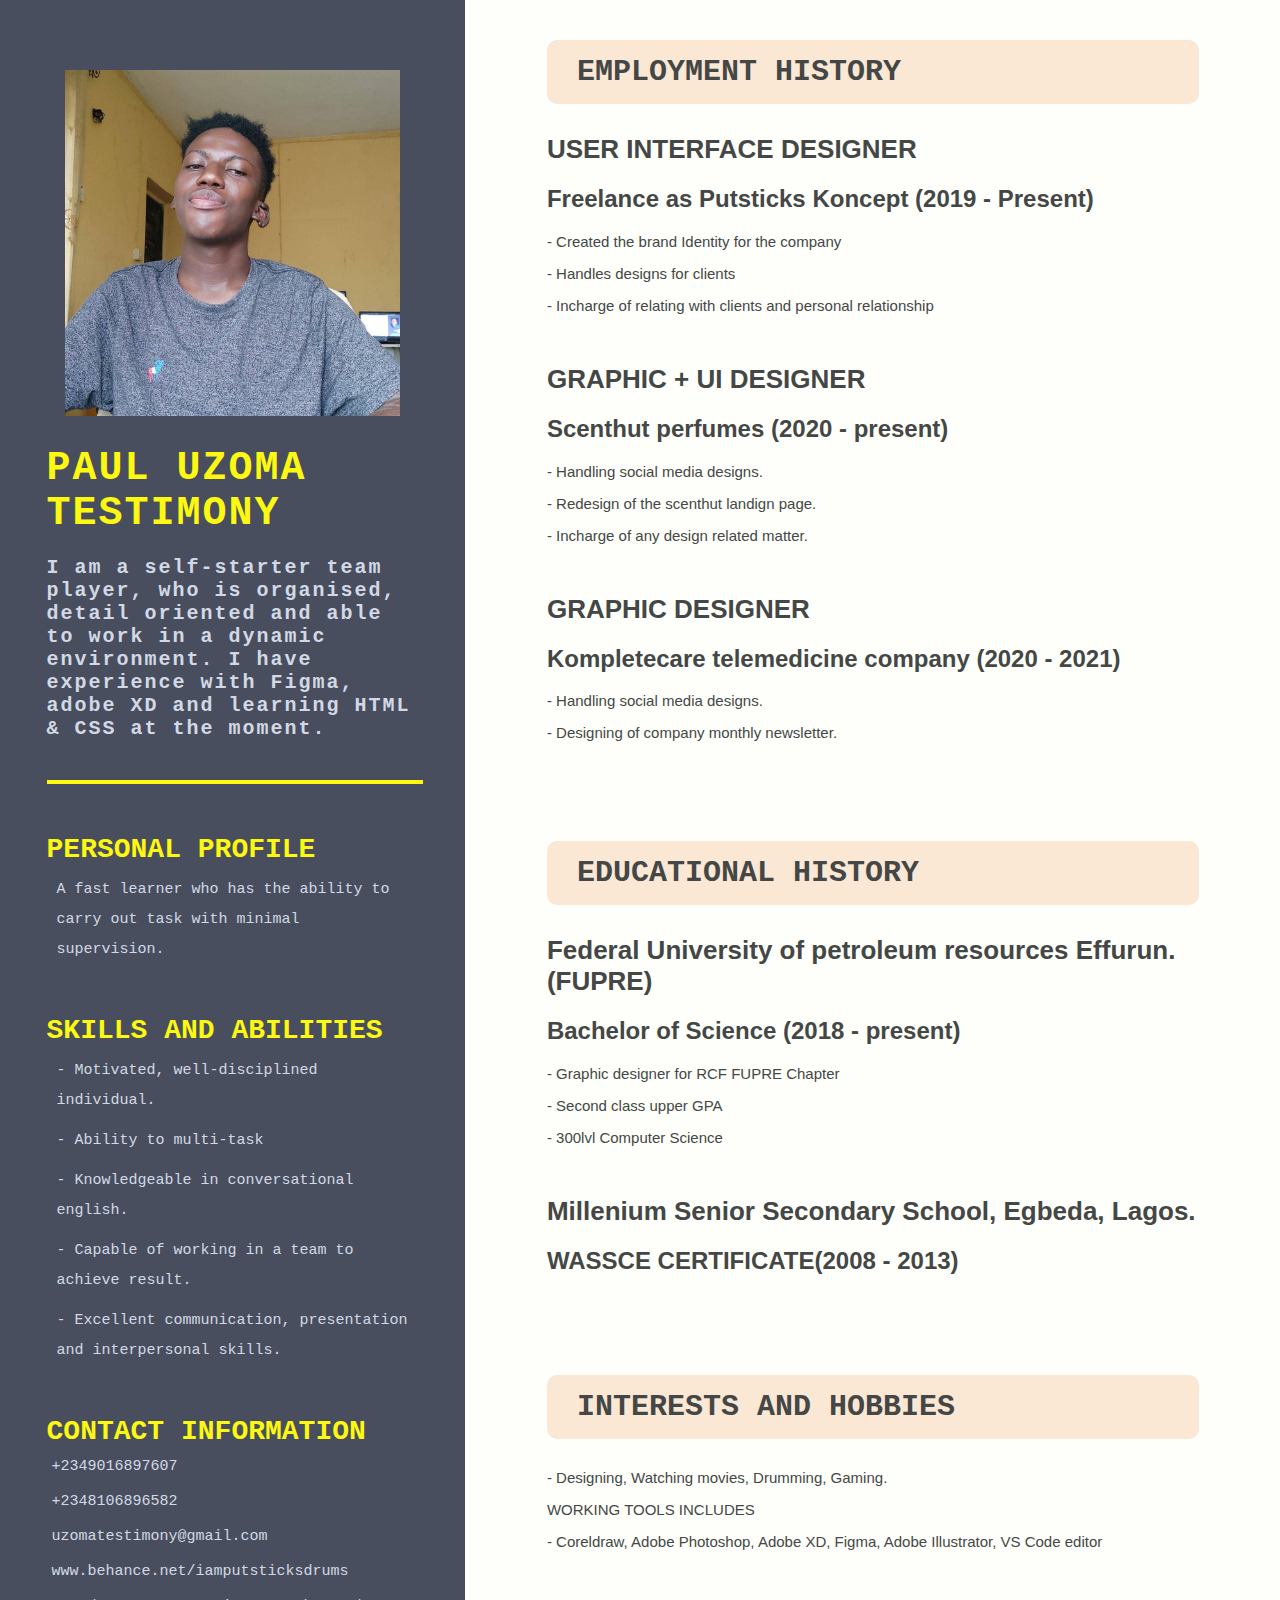
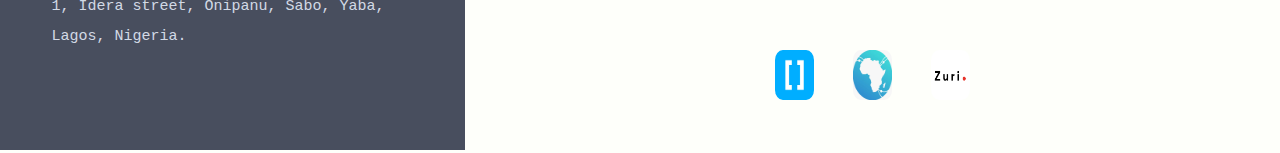
<file: index.html>
<html lang="en">
<head>
    <meta charset="UTF-8">
    <meta http-equiv="X-UA-Compatible" content="IE=edge">
    <meta name="viewport" content="width=device-width, initial-scale=1.0">
    <title>My Resume</title>
    <link rel="stylesheet" href="styles.css"/>
</head>
<body>
    <main>
        <aside>
            <div class="container">
                <header>
                    <div class="avatar">
                      <img src="NEW IMAGE.jpeg" alt="Avatar"/>
                    </div> 
                </header>
      
                  <div class="name">
                      <span class="holder-name">
                         PAUL UZOMA TESTIMONY
                      </span>
                  </div>
      
                  <div class="title">
                      <span>
                        I am a self-starter team player, who is organised, detail oriented and able to work in a dynamic environment. I have experience with Figma, adobe XD and learning HTML & CSS at the moment.
                      </span>
                  </div>
      
                  <hr class="rule"/>
      
                  <div class="about">
                      <span>
                          PERSONAL PROFILE
                      </span>
      
                      <p>
                        A fast learner who has the ability to carry out task with minimal supervision.
                                                
                      </p>
                  </div>

                  <div class="about">
                    <span>
                        SKILLS AND ABILITIES
                    </span>
    
                    <p>
                        - Motivated, well-disciplined individual.
                    </p>
                    
                    <p>
                        - Ability to multi-task
                    </p>
                    
                    <p>
                        - Knowledgeable in conversational english.
                    </p>
                    
                    <p>
                        - Capable of working in a team to achieve result.
                        
                    <p>
                        - Excellent communication, presentation and interpersonal skills.
                        </p>

                    </p>
                </div>

                <div class="about contact">
                    <span>
                        CONTACT INFORMATION
                    </span>
    
                    <p>
                        +2349016897607
                    </p>
                    
                    <p>
                        +2348106896582
                    </p>
                    
                    <p>
                        uzomatestimony@gmail.com
                    </p>
                    
                    <p>
                        www.behance.net/iamputsticksdrums
                    </p>
                    
                    <p>
                        1, Idera street, Onipanu, Sabo, Yaba, Lagos, Nigeria.
                    </p>
                </div>
            </div>

        </aside>
        
        <div class="history">
            <div class="history-container">
                <div class="employment-history history-section">
                    <header>
                        <span>
                            EMPLOYMENT HISTORY
                        </span>
                    </header>

                    <section>
                        <h1>
                            USER INTERFACE DESIGNER
                        </h1>

                        <h2>
                           Freelance as Putsticks Koncept (2019 - Present)
                        </h2>

                        <p>
                            - Created the brand Identity for the company
                        </p>

                        <p>
                            - Handles designs for clients
                        </p>

                        <p>
                            - Incharge of relating with clients and personal relationship
                        </p>
                    </section>


                    <section>
                        <h1>
                            GRAPHIC + UI DESIGNER
                        </h1>

                        <h2>
                            Scenthut perfumes (2020 - present)
                        </h2>

                        <p>
                            - Handling social media designs.
                        </p>

                        <p>
                            - Redesign of the scenthut landign page.
                        </p>
                        
                        <p>
                            - Incharge of any design related matter.
                        </p>
                    </section>

                    <section>
                        <h1>
                            GRAPHIC DESIGNER
                        </h1>

                        <h2>
                            Kompletecare telemedicine company (2020 - 2021)
                        </h2>

                        <p>
                            - Handling social media designs.
                        </p>

                        <p>
                            - Designing of company monthly newsletter.
                        </p>
                        <section>
                </div>

                <div class="employment-history history-section">
                    <header>
                        <span>
                            EDUCATIONAL HISTORY
                        </span>
                    </header>

                    <section>
                        <h1>
                            Federal University of petroleum resources Effurun. (FUPRE)
                        </h1>

                        <h2>
                            Bachelor of Science (2018 - present)
                        </h2>
                        <p>
                            - Graphic designer for RCF FUPRE Chapter
                        </p>
                        <p>
                            - Second class upper GPA
                        </p>
                        <p>
                            - 300lvl Computer Science
                        </p>

                    </section>


                    <section>
                        <h1>
                            Millenium Senior Secondary School, Egbeda, Lagos.
                        </h1>

                        <h2>
                            WASSCE CERTIFICATE(2008 - 2013)
                        </h2>


                    </section>
                </div>
                
                <div class="employment-history history-section">
                    <header>
                        <span>
                            INTERESTS AND HOBBIES
                        </span>
                    </header>

                    <section>
                        <p>
                            - Designing, Watching movies, Drumming, Gaming.
                        </p>
                        <p>
                              WORKING TOOLS INCLUDES
                        </p>
                        <p>
                            - Coreldraw, Adobe Photoshop, Adobe XD, Figma, Adobe Illustrator, VS Code editor
                        </p>

                    </section>
            </div>
            <div class="logo">
                <div class="images">
                    <img src="HNG Logo.jpg" alt="Logo image">
                    <img src="I4G logo.jpg" alt="">
                    <img src="Zuri logo.png" alt="">
                </div>
            </div>
        </div>
        </div>
    </main>
</body>
</html>
</file>
<file: styles.css>
body{
    background-color: #FEFFFA;
    padding:0;
    margin:0;
    box-sizing: border-box;
}

:root{
    --big-font:#fcf810;
    --small-font:#D2D9E5;
    --history-theme-font:#444746;
    --history-header-bg:#FAE7D4;
}

main{
    width: 100%;
    display: flex;
}


main aside{
    width:40%;
    background-color: #484E5E;
    display: flex;
    justify-content: center;
    padding:70px 0px 50px 0px;
}

aside .container{
    flex-direction: column;
    justify-content: flex-start;
    align-items: center;
    min-width:80%;
    max-width:80%;
}

aside .container header{
    min-height: 200px;
}

aside header{
    display: flex;
    justify-self: center;
    align-items: center;
    margin: 0 auto 30px auto;

}

aside header .avatar{
    max-width:70%;
    min-width: 90%;
    height:100%;
    margin: 0 auto;
}

img{
    width:100%;
    height: 100%;
    border-radius: inherit;
}

.name{
    margin-top: 20px;
    text-align: left;
    width: 75%;
}

.name span{
    color:var(--big-font);
    font-size: 40px;
    font-family: monospace;
    letter-spacing: 2px;
    font-weight: bolder;
}

.title{
    margin-top: 20px;
    text-align: left;
    width: 100%;
}

.title span{
    color:var(--small-font);
    font-size: 20px;
    font-family: monospace;
    font-weight: bolder;
    letter-spacing: 2px;
}

.about{
    margin-top: 50px;
}

.about span{
    color:var(--big-font);
    font-size: 28px;
    font-family: monospace;
    font-weight: bolder;
}

.about p{
    color:var(--small-font);
    font-family: monospace;
    font-weight: 400;
    font-size: 15px;
    margin: 10px;
    line-height: 30px;
}

hr.rule{
    margin:40px 0 0 0 ;
    border:2px solid var(--big-font);
    width:100%;
}

.contact p{
    margin:5px;
}

.history{
    width:70%;
    padding-top: 40px;
}

.history-container{
    width:80%;
    margin: 0 auto;
}

.history-section{
    margin-bottom: 100px;
}

.history-section section{
    margin-bottom:50px;
}

.history-section header{
    padding: 15px 15px 15px 30px;
    background-color: var(--history-header-bg);
    border-radius: 10px;
}

.history-section span{
    color:var(--history-theme-font);
    font-size: 30px;
    font-family: monospace;
    font-weight: bolder;
}

.history-section header{
    margin-bottom: 30px;
}

section h1, h2, p{
    font-family: 'Trebuchet MS', 'Lucida Sans Unicode', 'Lucida Grande', 'Lucida Sans', Arial, sans-serif;
    color:var(--history-theme-font);
}

section h1{
    font-size: 26px;
}

section p{
    font-size: 15px;
    font-weight: 400;
}

.logo{
    width: 30%;
    margin: 0 auto;
    height: 100px;
}

.images{
    display: flex;
    justify-content: space-between;
    align-items: center;
    width: 100%;
    height: 50%;
}
.images img{
    width: 20%;
    height: 100%;
    border-radius: 20%;
}
@media only screen and (max-width:800px) {
    main aside{
        width:45%;
    }

    .name span{
        font-size: 35px;
    }

    .about p{
        font-size: 13.5px;
    }
    
}

@media only screen and (max-width:700px) {
    main{
        flex-direction: column;
    }

    main aside, .container{
        width: 100%;   
    }


    .history{
        width:100%;
        margin-top: 20px;
    }

    aside header .avatar{
        max-width:100%;
        min-width: 100%;
        height:100%;
        margin: 0 auto;
    }

}
</file>
